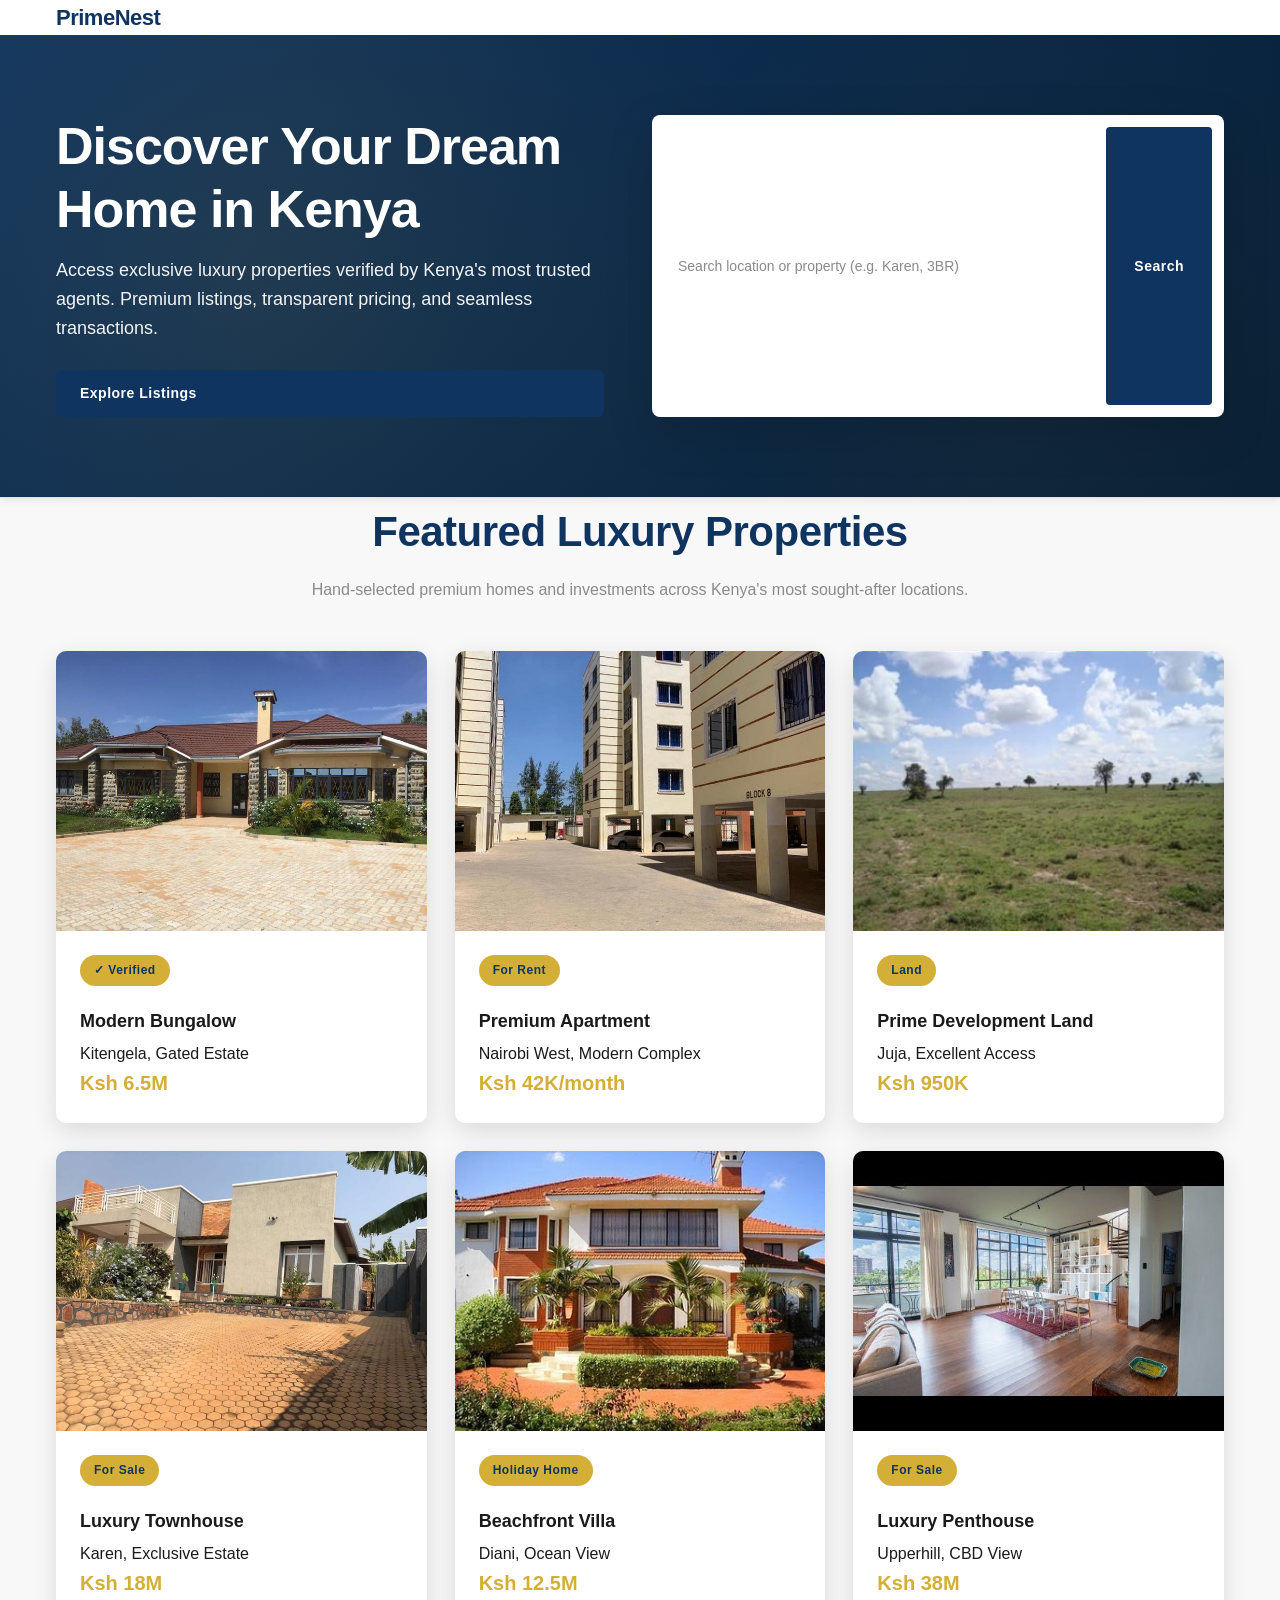
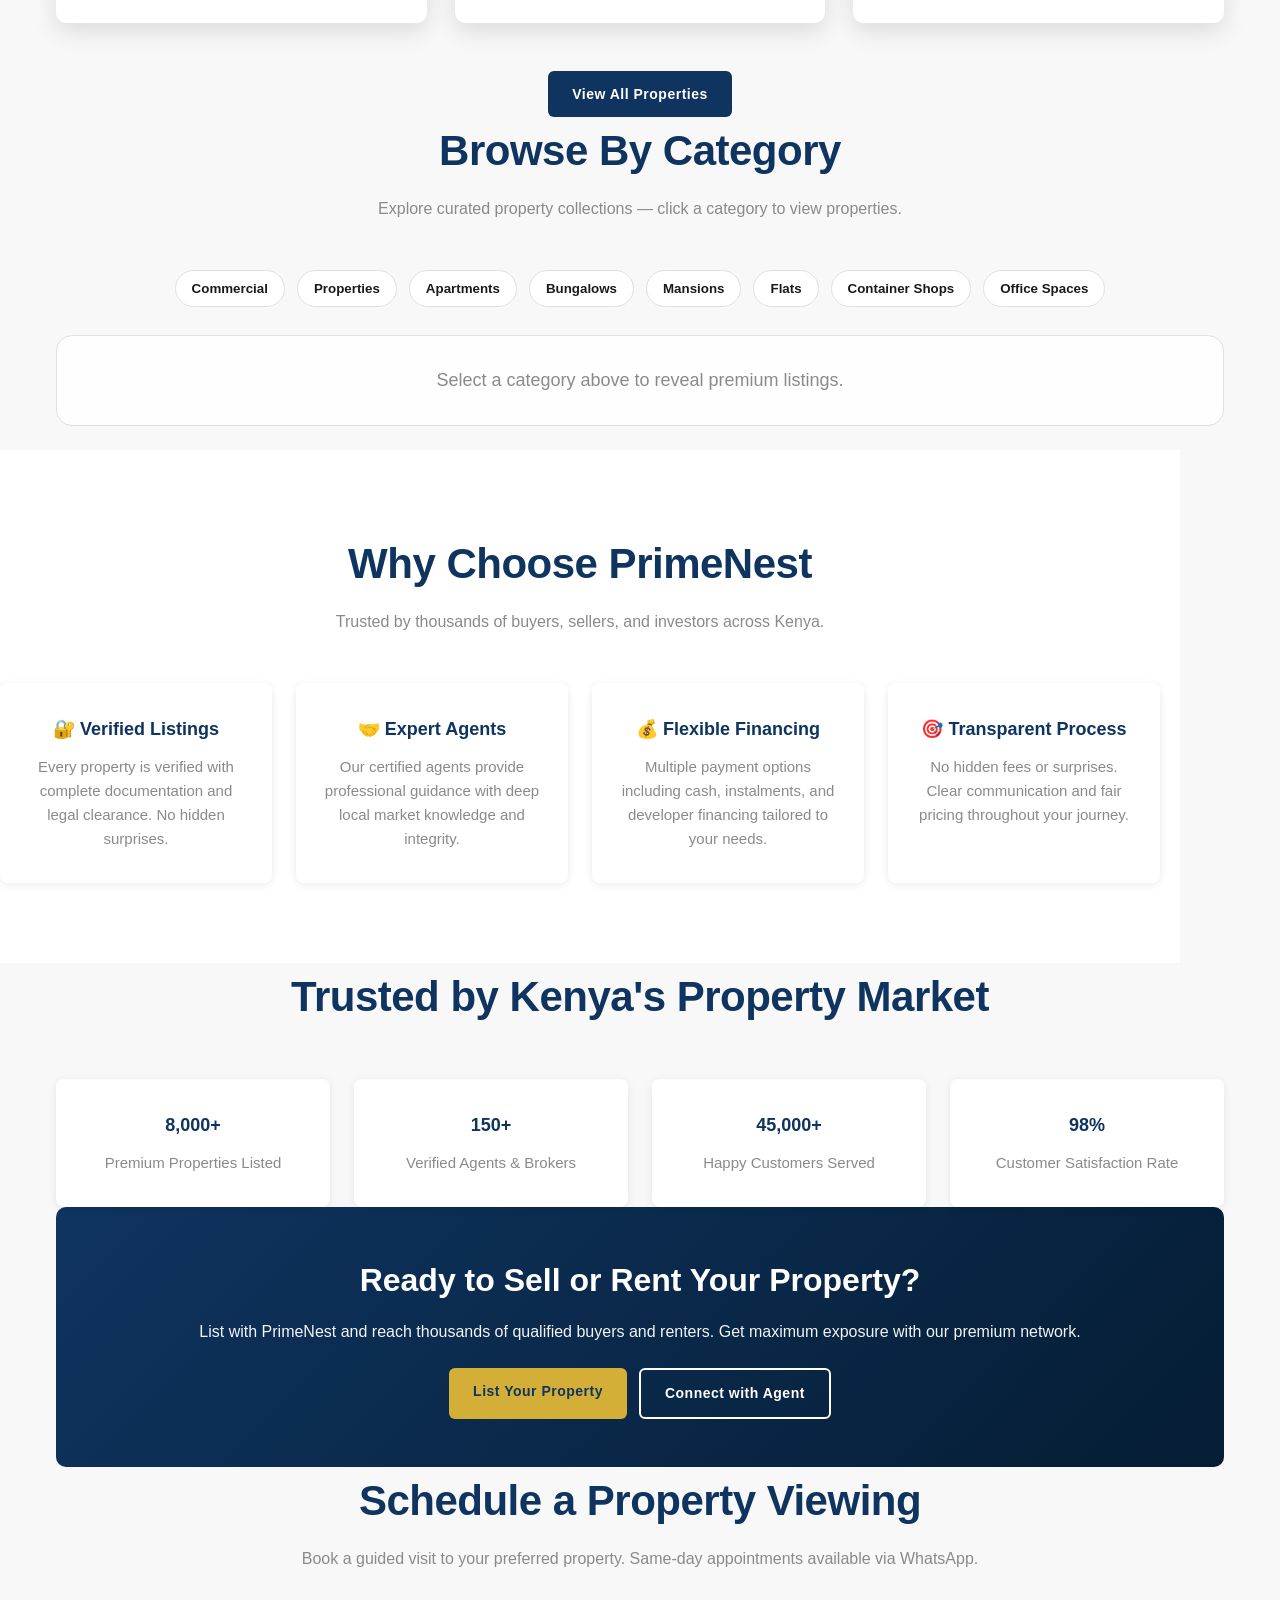
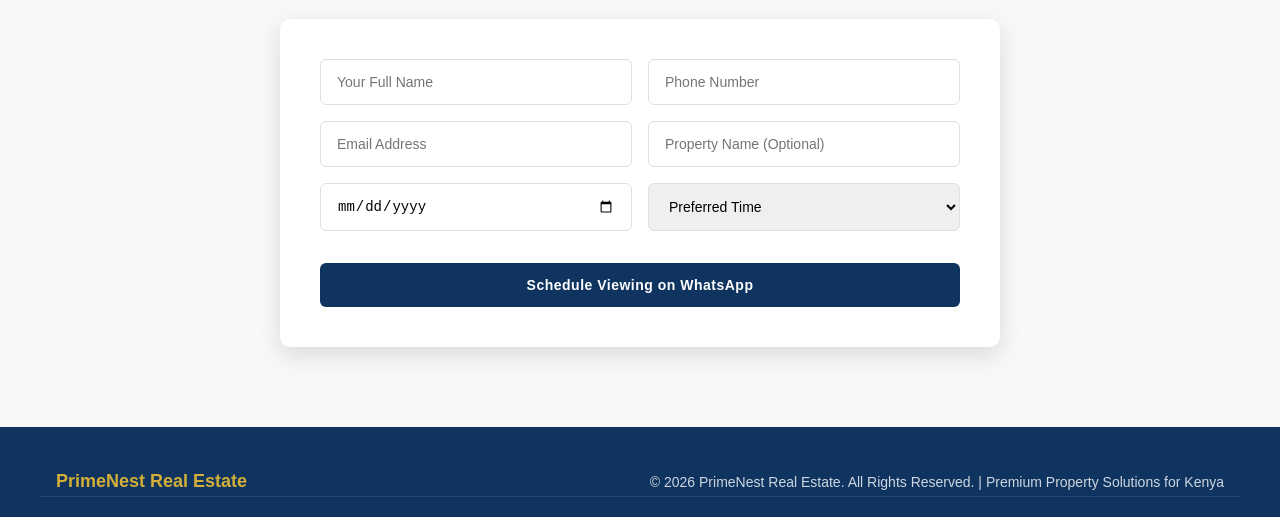
<file: index.html>
<!DOCTYPE html>
<html lang="en">
<head>
  <meta charset="utf-8" />
  <meta name="viewport" content="width=device-width, initial-scale=1" />
  <meta name="viewport" content="width=device-width, initial-scale=1, viewport-fit=cover">
  <title>PrimeNest Real Estate - Premium Properties in Kenya</title>
  <link rel="stylesheet" href="style.css" />
</head>
<body>
  <!-- HEADER -->
  <header class="site-header">
    <div class="container header-inner">
      <a class="brand" href="/">PrimeNest</a>
      <nav class="main-nav" id="main-nav">
        <ul>
          <li><a href="index.html" class="active">Home</a></li>
          <li><a href="search.html?status=buy">Buy</a></li>
          <li><a href="search.html?status=rent">Rent</a></li>
          <li><a href="#">Sell</a></li>
          <li><a href="agents.html">Our Agents</a></li>
          <li><a href="blog.html">Insights</a></li>
        </ul>
      </nav>
      <!-- header-actions removed per request -->
      <button class="nav-toggle" id="nav-toggle" aria-label="Toggle navigation">☰</button>
    </div>

    <!-- HERO SECTION -->
    <div class="hero">
      <div class="hero-inner container">
        <div class="hero-copy">
          <h1>Discover Your Dream Home in Kenya</h1>
          <p>Access exclusive luxury properties verified by Kenya's most trusted agents. Premium listings, transparent pricing, and seamless transactions.</p>
          <a href="#featured" class="btn primary">Explore Listings</a>
        </div>
        <form class="search-form" action="search.html" method="get">
          <input type="text" name="q" placeholder="Search location or property (e.g. Karen, 3BR)" aria-label="Search" />
          <button class="btn primary" type="submit">Search</button>
        </form>
      </div>
    </div>
  </header>

  <main>
    <!-- FEATURED PROPERTIES -->
    <section id="featured" class="container section">
      <div class="section-head">
        <h2>Featured Luxury Properties</h2>
        <p class="muted">Hand-selected premium homes and investments across Kenya's most sought-after locations.</p>
      </div>

      <div class="properties-grid">
        <article class="property-card">
          <a href="property1.html" class="property-link">
            <img src="images/property1.jpg" alt="3BR Modern Bungalow - Kitengela" />
            <div class="property-meta">
              <span class="tag">✓ Verified</span>
              <h3>Modern Bungalow</h3>
              <p>Kitengela, Gated Estate</p>
              <p class="price">Ksh 6.5M</p>
            </div>
          </a>
        </article>

        <article class="property-card">
          <a href="#" class="property-link">
            <img src="images/property2.jpg" alt="2BR Premium Apartment - Nairobi West" />
            <div class="property-meta">
              <span class="tag">For Rent</span>
              <h3>Premium Apartment</h3>
              <p>Nairobi West, Modern Complex</p>
              <p class="price">Ksh 42K/month</p>
            </div>
          </a>
        </article>

        <article class="property-card">
          <a href="#" class="property-link">
            <img src="images/property3.jpg" alt="50x100 Prime Plot - Juja" />
            <div class="property-meta">
              <span class="tag">Land</span>
              <h3>Prime Development Land</h3>
              <p>Juja, Excellent Access</p>
              <p class="price">Ksh 950K</p>
            </div>
          </a>
        </article>

        <article class="property-card">
          <a href="#" class="property-link">
            <img src="images/house3.jpg" alt="4BR Luxury Townhouse - Karen" />
            <div class="property-meta">
              <span class="tag">For Sale</span>
              <h3>Luxury Townhouse</h3>
              <p>Karen, Exclusive Estate</p>
              <p class="price">Ksh 18M</p>
            </div>
          </a>
        </article>

        <article class="property-card">
          <a href="#" class="property-link">
            <img src="images/house5.jpg" alt="Beach House - Diani" />
            <div class="property-meta">
              <span class="tag">Holiday Home</span>
              <h3>Beachfront Villa</h3>
              <p>Diani, Ocean View</p>
              <p class="price">Ksh 12.5M</p>
            </div>
          </a>
        </article>

        <article class="property-card">
          <a href="#" class="property-link">
            <img src="images/house6.jpg" alt="Penthouse - Upperhill" />
            <div class="property-meta">
              <span class="tag">For Sale</span>
              <h3>Luxury Penthouse</h3>
              <p>Upperhill, CBD View</p>
              <p class="price">Ksh 38M</p>
            </div>
          </a>
        </article>
      </div>

      <div style="text-align: center; margin-top: 48px;">
        <a href="search.html" class="btn primary">View All Properties</a>
      </div>
    </section>

    <!-- CATEGORIES SECTION -->
    <section id="categories" class="container section">
      <div class="section-head">
        <h2>Browse By Category</h2>
        <p class="muted">Explore curated property collections — click a category to view properties.</p>
      </div>

      <div class="category-tabs" role="tablist" aria-label="Property categories">
        <!-- tabs populated by JS -->
      </div>

      <div id="category-display" class="category-display">
        <div id="category-message" class="category-message">Select a category above to reveal premium listings.</div>
        <div id="category-grid" class="properties-grid" aria-live="polite"></div>
      </div>
    </section>

    <!-- WHY PRIMENEST -->
    <section id="why-us" class="section container" style="background: white; margin: 0 -20px; padding: 80px 20px;">
      <div class="section-head">
        <h2>Why Choose PrimeNest</h2>
        <p class="muted">Trusted by thousands of buyers, sellers, and investors across Kenya.</p>
      </div>
      <div class="features-grid">
        <div class="feature">
          <h4>🔐 Verified Listings</h4>
          <p>Every property is verified with complete documentation and legal clearance. No hidden surprises.</p>
        </div>
        <div class="feature">
          <h4>🤝 Expert Agents</h4>
          <p>Our certified agents provide professional guidance with deep local market knowledge and integrity.</p>
        </div>
        <div class="feature">
          <h4>💰 Flexible Financing</h4>
          <p>Multiple payment options including cash, instalments, and developer financing tailored to your needs.</p>
        </div>
        <div class="feature">
          <h4>🎯 Transparent Process</h4>
          <p>No hidden fees or surprises. Clear communication and fair pricing throughout your journey.</p>
        </div>
      </div>
    </section>

    <!-- STATISTICS -->
    <section class="section container">
      <div class="section-head">
        <h2>Trusted by Kenya's Property Market</h2>
      </div>
      <div class="features-grid">
        <div class="feature">
          <h4>8,000+</h4>
          <p>Premium Properties Listed</p>
        </div>
        <div class="feature">
          <h4>150+</h4>
          <p>Verified Agents & Brokers</p>
        </div>
        <div class="feature">
          <h4>45,000+</h4>
          <p>Happy Customers Served</p>
        </div>
        <div class="feature">
          <h4>98%</h4>
          <p>Customer Satisfaction Rate</p>
        </div>
      </div>
    </section>

    <!-- CALL TO ACTION - LIST PROPERTY -->
    <section class="section container">
      <div style="text-align: center; padding: 48px 40px; background: linear-gradient(135deg, var(--primary) 0%, var(--primary-dark) 100%); border-radius: 10px; color: white;">
        <h3 style="font-size: 32px; margin-bottom: 12px; color: white;">Ready to Sell or Rent Your Property?</h3>
        <p style="font-size: 16px; opacity: 0.95; margin-bottom: 24px;">List with PrimeNest and reach thousands of qualified buyers and renters. Get maximum exposure with our premium network.</p>
        <div style="display: flex; gap: 12px; justify-content: center;">
          <a class="btn primary" href="#" style="background: var(--accent); color: var(--primary);">List Your Property</a>
          <a class="btn" href="agents.html" style="background: transparent; border: 2px solid white; color: white;">Connect with Agent</a>
        </div>
      </div>
    </section>

    <!-- BOOK SITE VISIT -->
    <section id="site-visit" class="section container">
      <div class="section-head">
        <h2>Schedule a Property Viewing</h2>
        <p class="muted">Book a guided visit to your preferred property. Same-day appointments available via WhatsApp.</p>
      </div>
      <form action="https://wa.me/254712345678" target="_blank" class="visit-form">
        <div class="form-row">
          <input type="text" name="name" placeholder="Your Full Name" required />
          <input type="tel" name="phone" placeholder="Phone Number" required />
        </div>
        <div class="form-row">
          <input type="email" name="email" placeholder="Email Address" required />
          <input type="text" name="property" placeholder="Property Name (Optional)" />
        </div>
        <div class="form-row">
          <input type="date" name="date" placeholder="Preferred Viewing Date" required />
          <select name="time" required style="flex: 1;">
            <option value="">Preferred Time</option>
            <option value="morning">Morning (8 AM - 12 PM)</option>
            <option value="afternoon">Afternoon (12 PM - 4 PM)</option>
            <option value="evening">Evening (4 PM - 6 PM)</option>
          </select>
        </div>
        <button type="submit" class="btn primary">Schedule Viewing on WhatsApp</button>
      </form>
    </section>
  </main>

  <!-- FOOTER -->
  <footer class="site-footer">
    <div class="container footer-inner">
      <div class="footer-brand">PrimeNest Real Estate</div>
      <div class="footer-copy">&copy; 2026 PrimeNest Real Estate. All Rights Reserved. | Premium Property Solutions for Kenya</div>
    </div>
  </footer>

  <script src="scripts.js"></script>
</body>
</html>
</file>
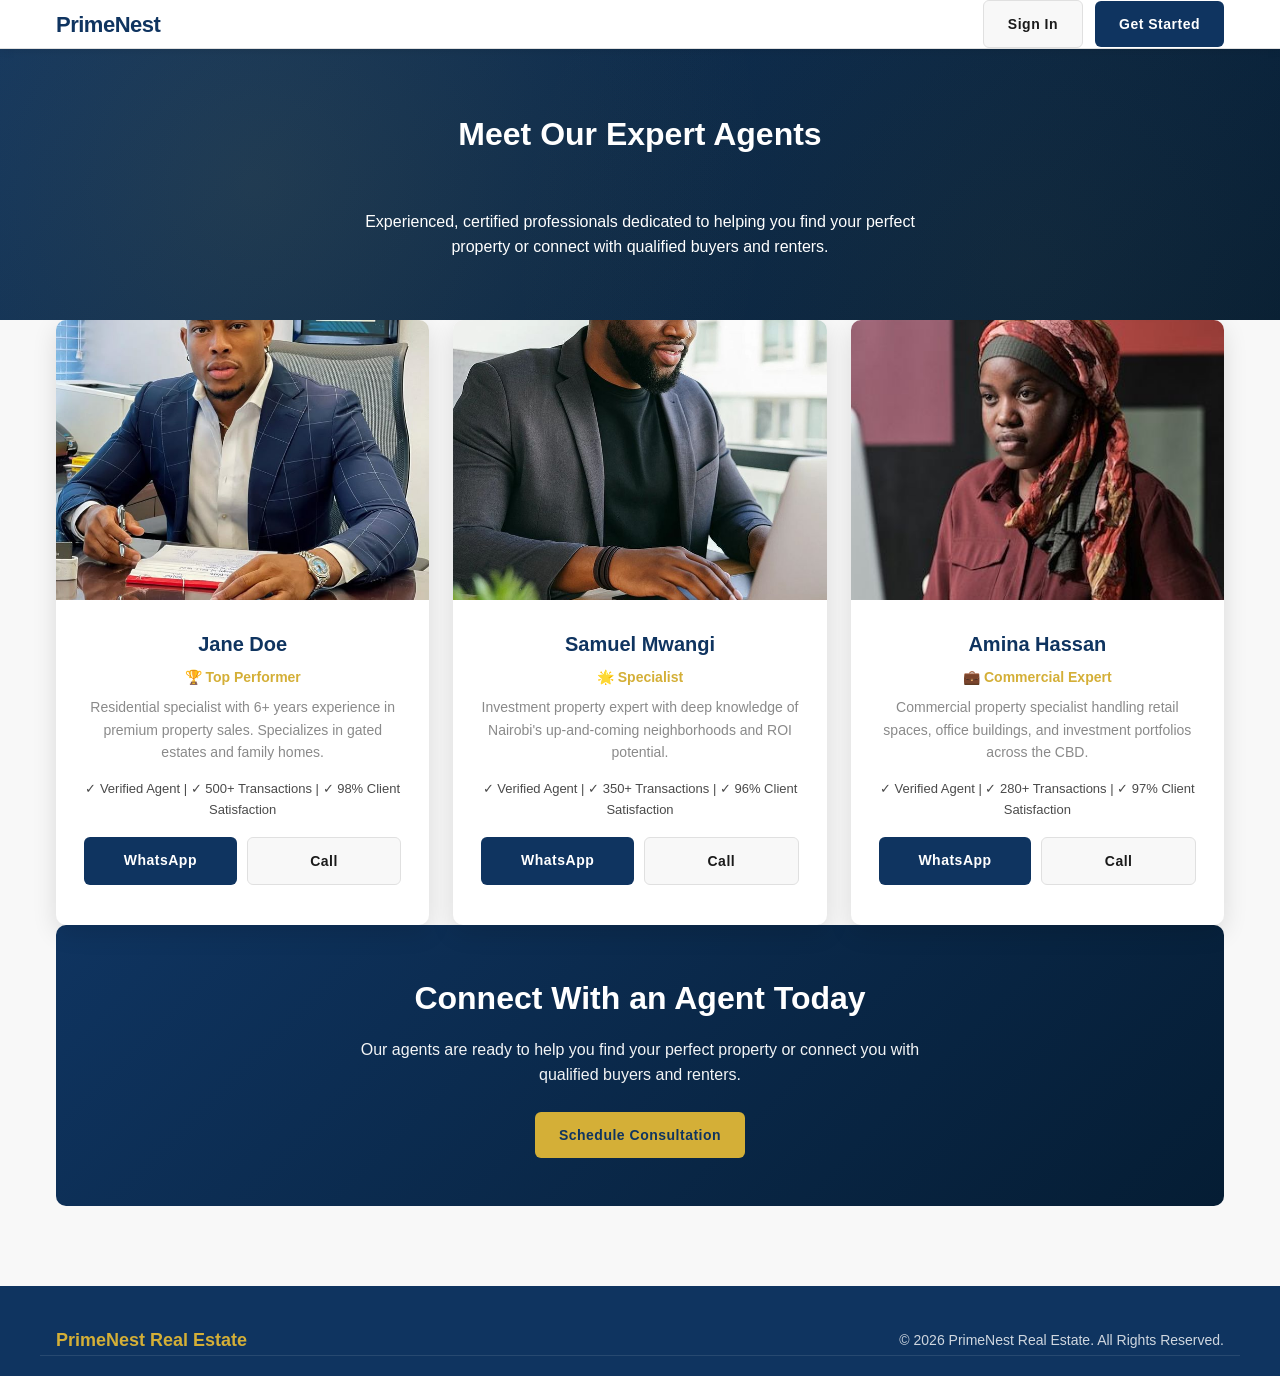
<file: agents.html>
<!doctype html>
<html lang="en">
<head>
  <meta charset="utf-8" />
  <meta name="viewport" content="width=device-width, initial-scale=1" />
  <title>Meet Our Agents - PrimeNest Real Estate</title>
  <link rel="stylesheet" href="style.css" />
</head>
<body>
  <!-- HEADER -->
  <header class="site-header">
    <div class="container header-inner">
      <a class="brand" href="/">PrimeNest</a>
      <nav class="main-nav" id="main-nav">
        <ul>
          <li><a href="index.html">Home</a></li>
          <li><a href="search.html?status=buy">Buy</a></li>
          <li><a href="search.html?status=rent">Rent</a></li>
          <li><a href="#">Sell</a></li>
          <li><a href="agents.html" class="active">Our Agents</a></li>
          <li><a href="blog.html">Insights</a></li>
        </ul>
      </nav>
      <div class="header-actions">
        <a class="btn" href="#login">Sign In</a>
        <a class="btn primary" href="#signup">Get Started</a>
      </div>
      <button class="nav-toggle" id="nav-toggle" aria-label="Toggle navigation">☰</button>
    </div>
  </header>

  <main>
    <!-- HERO SECTION -->
    <div class="hero" style="padding: 60px 0;">
      <div class="hero-inner container" style="flex-direction: column; align-items: center; text-align: center;">
        <h1>Meet Our Expert Agents</h1>
        <p style="max-width: 600px;">Experienced, certified professionals dedicated to helping you find your perfect property or connect with qualified buyers and renters.</p>
      </div>
    </div>

    <!-- AGENTS GRID -->
    <section class="container section">
      <div class="features-grid" style="grid-template-columns: repeat(3, 1fr);">
        <!-- AGENT 1 -->
        <div style="background: white; border-radius: 10px; overflow: hidden; box-shadow: var(--shadow-md); transition: all 0.3s ease;">
          <div style="width: 100%; height: 280px; overflow: hidden; background: #e0e0e0;">
            <img src="images/agent.jpg" alt="Jane Doe" style="width: 100%; height: 100%; object-fit: cover;" />
          </div>
          <div style="padding: 28px; text-align: center;">
            <h3 style="color: var(--primary); font-size: 20px; margin-bottom: 6px;">Jane Doe</h3>
            <p style="color: var(--accent); font-weight: 600; font-size: 14px; margin-bottom: 8px;">🏆 Top Performer</p>
            <p style="color: var(--text-muted); margin-bottom: 16px; font-size: 14px; line-height: 1.6;">Residential specialist with 6+ years experience in premium property sales. Specializes in gated estates and family homes.</p>
            <p style="color: var(--text-light); font-size: 13px; margin-bottom: 16px;">✓ Verified Agent | ✓ 500+ Transactions | ✓ 98% Client Satisfaction</p>
            <div style="display: flex; gap: 10px; margin-bottom: 12px;">
              <a class="btn primary" href="https://wa.me/254712345678" style="flex: 1; text-align: center;">WhatsApp</a>
              <a class="btn" href="tel:+254712345678" style="flex: 1; text-align: center;">Call</a>
            </div>
          </div>
        </div>

        <!-- AGENT 2 -->
        <div style="background: white; border-radius: 10px; overflow: hidden; box-shadow: var(--shadow-md); transition: all 0.3s ease;">
          <div style="width: 100%; height: 280px; overflow: hidden; background: #e0e0e0;">
            <img src="images/agent2.jpg" alt="Samuel Mwangi" style="width: 100%; height: 100%; object-fit: cover;" />
          </div>
          <div style="padding: 28px; text-align: center;">
            <h3 style="color: var(--primary); font-size: 20px; margin-bottom: 6px;">Samuel Mwangi</h3>
            <p style="color: var(--accent); font-weight: 600; font-size: 14px; margin-bottom: 8px;">🌟 Specialist</p>
            <p style="color: var(--text-muted); margin-bottom: 16px; font-size: 14px; line-height: 1.6;">Investment property expert with deep knowledge of Nairobi's up-and-coming neighborhoods and ROI potential.</p>
            <p style="color: var(--text-light); font-size: 13px; margin-bottom: 16px;">✓ Verified Agent | ✓ 350+ Transactions | ✓ 96% Client Satisfaction</p>
            <div style="display: flex; gap: 10px; margin-bottom: 12px;">
              <a class="btn primary" href="#" style="flex: 1; text-align: center;">WhatsApp</a>
              <a class="btn" href="tel:+254712345679" style="flex: 1; text-align: center;">Call</a>
            </div>
          </div>
        </div>

        <!-- AGENT 3 -->
        <div style="background: white; border-radius: 10px; overflow: hidden; box-shadow: var(--shadow-md); transition: all 0.3s ease;">
          <div style="width: 100%; height: 280px; overflow: hidden; background: #e0e0e0;">
            <img src="images/agent3.jpg" alt="Amina Hassan" style="width: 100%; height: 100%; object-fit: cover;" />
          </div>
          <div style="padding: 28px; text-align: center;">
            <h3 style="color: var(--primary); font-size: 20px; margin-bottom: 6px;">Amina Hassan</h3>
            <p style="color: var(--accent); font-weight: 600; font-size: 14px; margin-bottom: 8px;">💼 Commercial Expert</p>
            <p style="color: var(--text-muted); margin-bottom: 16px; font-size: 14px; line-height: 1.6;">Commercial property specialist handling retail spaces, office buildings, and investment portfolios across the CBD.</p>
            <p style="color: var(--text-light); font-size: 13px; margin-bottom: 16px;">✓ Verified Agent | ✓ 280+ Transactions | ✓ 97% Client Satisfaction</p>
            <div style="display: flex; gap: 10px; margin-bottom: 12px;">
              <a class="btn primary" href="#" style="flex: 1; text-align: center;">WhatsApp</a>
              <a class="btn" href="tel:+254712345680" style="flex: 1; text-align: center;">Call</a>
            </div>
          </div>
        </div>
      </div>
    </section>

    <!-- CTA -->
    <section class="section container">
      <div style="text-align: center; padding: 48px 40px; background: linear-gradient(135deg, var(--primary) 0%, var(--primary-dark) 100%); border-radius: 10px; color: white;">
        <h3 style="font-size: 32px; margin-bottom: 12px; color: white;">Connect With an Agent Today</h3>
        <p style="font-size: 16px; opacity: 0.95; margin-bottom: 24px; max-width: 600px; margin-left: auto; margin-right: auto;">Our agents are ready to help you find your perfect property or connect you with qualified buyers and renters.</p>
        <a class="btn primary" href="#" style="background: var(--accent); color: var(--primary);">Schedule Consultation</a>
      </div>
    </section>
  </main>

  <!-- FOOTER -->
  <footer class="site-footer">
    <div class="container footer-inner">
      <div class="footer-brand">PrimeNest Real Estate</div>
      <div class="footer-copy">&copy; 2026 PrimeNest Real Estate. All Rights Reserved.</div>
    </div>
  </footer>

  <script src="scripts.js"></script>
</body>
</html>
    </footer>
    <script src="scripts.js"></script>
  </body>
</html>
</file>
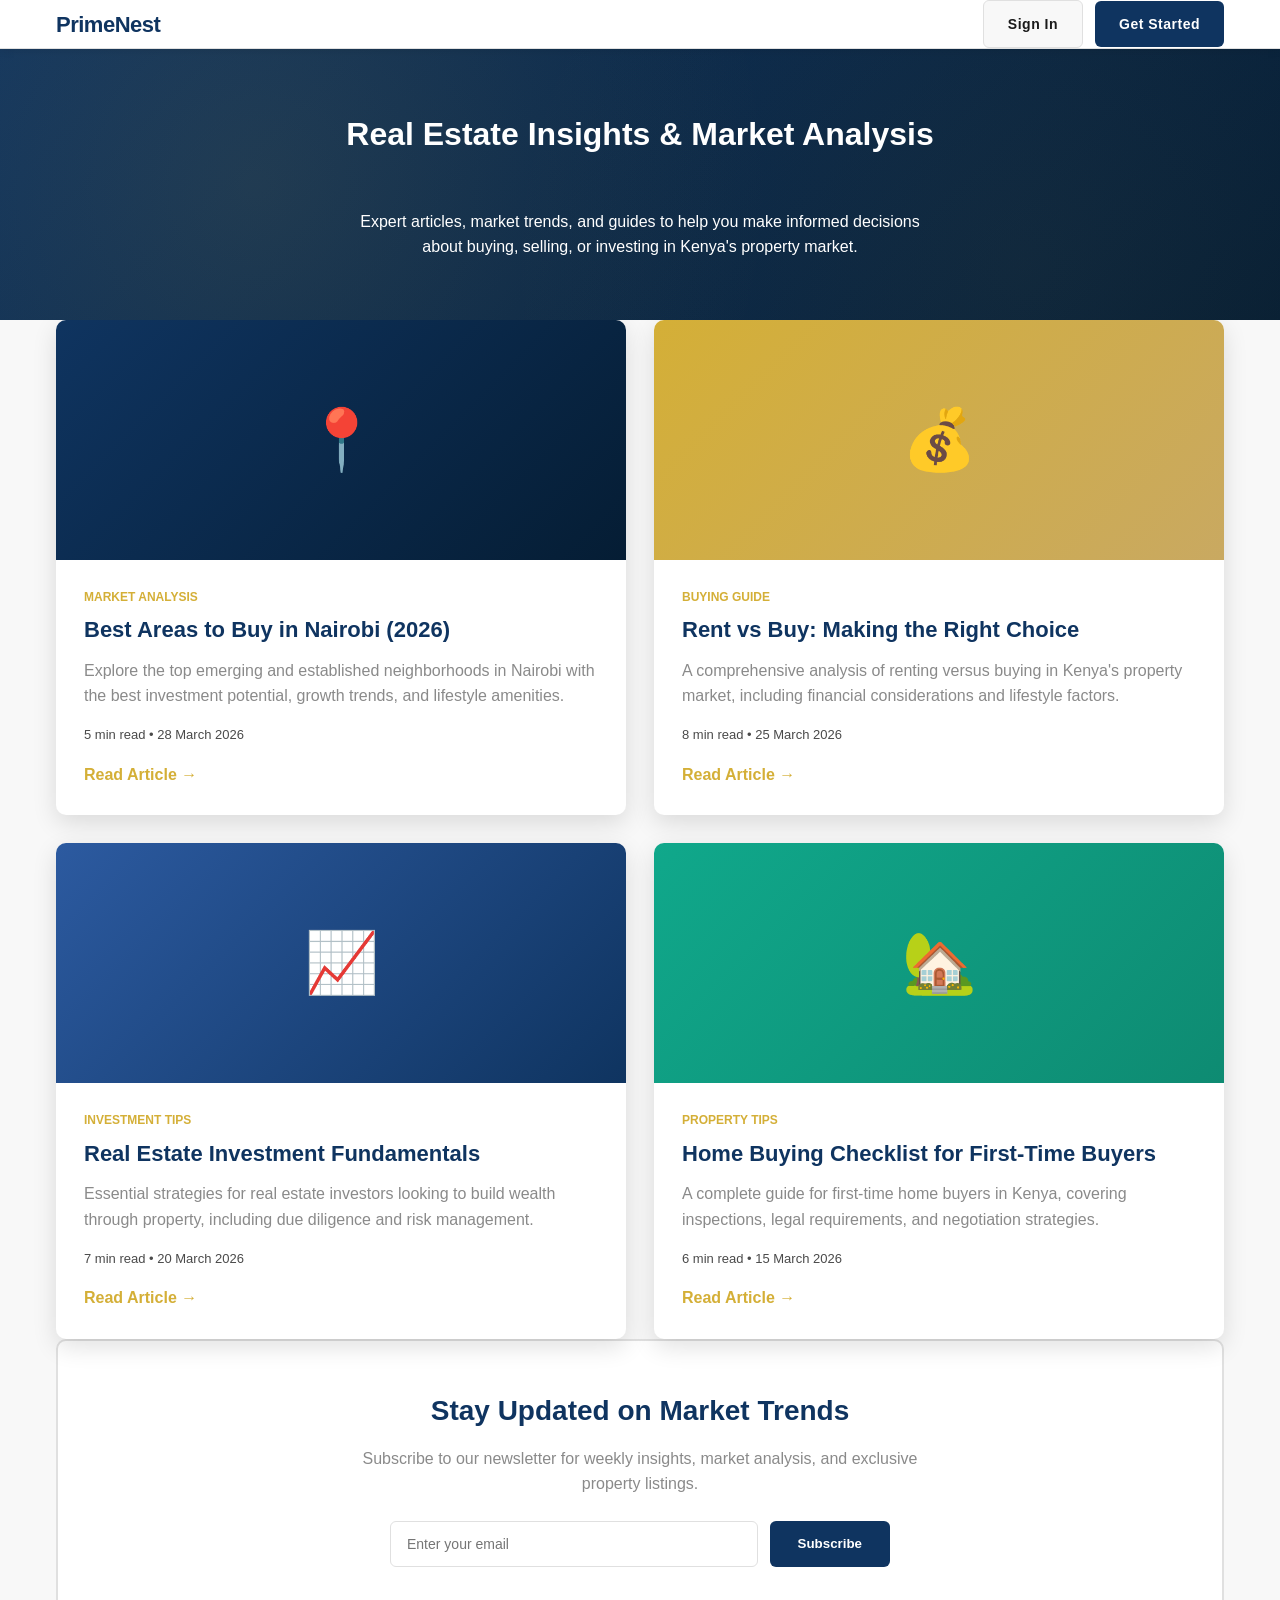
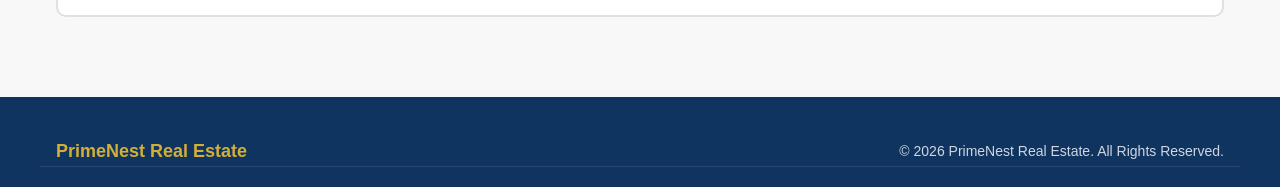
<file: blog.html>
<!doctype html>
<html lang="en">
<head>
  <meta charset="utf-8" />
  <meta name="viewport" content="width=device-width, initial-scale=1" />
  <title>Market Insights & Articles - PrimeNest Real Estate</title>
  <link rel="stylesheet" href="style.css" />
</head>
<body>
  <!-- HEADER -->
  <header class="site-header">
    <div class="container header-inner">
      <a class="brand" href="/">PrimeNest</a>
      <nav class="main-nav" id="main-nav">
        <ul>
          <li><a href="index.html">Home</a></li>
          <li><a href="search.html?status=buy">Buy</a></li>
          <li><a href="search.html?status=rent">Rent</a></li>
          <li><a href="#">Sell</a></li>
          <li><a href="agents.html">Our Agents</a></li>
          <li><a href="blog.html" class="active">Insights</a></li>
        </ul>
      </nav>
      <div class="header-actions">
        <a class="btn" href="#login">Sign In</a>
        <a class="btn primary" href="#signup">Get Started</a>
      </div>
      <button class="nav-toggle" id="nav-toggle" aria-label="Toggle navigation">☰</button>
    </div>
  </header>

  <main>
    <!-- HERO SECTION -->
    <div class="hero" style="padding: 60px 0;">
      <div class="hero-inner container" style="flex-direction: column; align-items: center; text-align: center;">
        <h1>Real Estate Insights & Market Analysis</h1>
        <p style="max-width: 600px;">Expert articles, market trends, and guides to help you make informed decisions about buying, selling, or investing in Kenya's property market.</p>
      </div>
    </div>

    <!-- ARTICLES GRID -->
    <section class="container section">
      <div style="display: grid; grid-template-columns: repeat(2, 1fr); gap: 28px;">
        <!-- ARTICLE 1 -->
        <article style="background: white; border-radius: 10px; overflow: hidden; box-shadow: var(--shadow-md); transition: all 0.3s ease;">
          <div style="width: 100%; height: 240px; background: linear-gradient(135deg, var(--primary) 0%, var(--primary-dark) 100%); display: flex; align-items: center; justify-content: center;">
            <span style="font-size: 60px;">📍</span>
          </div>
          <div style="padding: 28px;">
            <p style="color: var(--accent); font-weight: 600; font-size: 12px; margin-bottom: 8px;">MARKET ANALYSIS</p>
            <h3 style="color: var(--primary); font-size: 22px; line-height: 1.4; margin-bottom: 12px;">Best Areas to Buy in Nairobi (2026)</h3>
            <p style="color: var(--text-muted); margin-bottom: 16px; line-height: 1.6;">Explore the top emerging and established neighborhoods in Nairobi with the best investment potential, growth trends, and lifestyle amenities.</p>
            <p style="color: var(--text-light); font-size: 13px; margin-bottom: 16px;">5 min read • 28 March 2026</p>
            <a href="#" style="color: var(--accent); font-weight: 600; text-decoration: none;">Read Article →</a>
          </div>
        </article>

        <!-- ARTICLE 2 -->
        <article style="background: white; border-radius: 10px; overflow: hidden; box-shadow: var(--shadow-md); transition: all 0.3s ease;">
          <div style="width: 100%; height: 240px; background: linear-gradient(135deg, var(--accent) 0%, #c9a961 100%); display: flex; align-items: center; justify-content: center;">
            <span style="font-size: 60px;">💰</span>
          </div>
          <div style="padding: 28px;">
            <p style="color: var(--accent); font-weight: 600; font-size: 12px; margin-bottom: 8px;">BUYING GUIDE</p>
            <h3 style="color: var(--primary); font-size: 22px; line-height: 1.4; margin-bottom: 12px;">Rent vs Buy: Making the Right Choice</h3>
            <p style="color: var(--text-muted); margin-bottom: 16px; line-height: 1.6;">A comprehensive analysis of renting versus buying in Kenya's property market, including financial considerations and lifestyle factors.</p>
            <p style="color: var(--text-light); font-size: 13px; margin-bottom: 16px;">8 min read • 25 March 2026</p>
            <a href="#" style="color: var(--accent); font-weight: 600; text-decoration: none;">Read Article →</a>
          </div>
        </article>

        <!-- ARTICLE 3 -->
        <article style="background: white; border-radius: 10px; overflow: hidden; box-shadow: var(--shadow-md); transition: all 0.3s ease;">
          <div style="width: 100%; height: 240px; background: linear-gradient(135deg, #2c5aa0 0%, var(--primary) 100%); display: flex; align-items: center; justify-content: center;">
            <span style="font-size: 60px;">📈</span>
          </div>
          <div style="padding: 28px;">
            <p style="color: var(--accent); font-weight: 600; font-size: 12px; margin-bottom: 8px;">INVESTMENT TIPS</p>
            <h3 style="color: var(--primary); font-size: 22px; line-height: 1.4; margin-bottom: 12px;">Real Estate Investment Fundamentals</h3>
            <p style="color: var(--text-muted); margin-bottom: 16px; line-height: 1.6;">Essential strategies for real estate investors looking to build wealth through property, including due diligence and risk management.</p>
            <p style="color: var(--text-light); font-size: 13px; margin-bottom: 16px;">7 min read • 20 March 2026</p>
            <a href="#" style="color: var(--accent); font-weight: 600; text-decoration: none;">Read Article →</a>
          </div>
        </article>

        <!-- ARTICLE 4 -->
        <article style="background: white; border-radius: 10px; overflow: hidden; box-shadow: var(--shadow-md); transition: all 0.3s ease;">
          <div style="width: 100%; height: 240px; background: linear-gradient(135deg, #10a88b 0%, #0e8b72 100%); display: flex; align-items: center; justify-content: center;">
            <span style="font-size: 60px;">🏡</span>
          </div>
          <div style="padding: 28px;">
            <p style="color: var(--accent); font-weight: 600; font-size: 12px; margin-bottom: 8px;">PROPERTY TIPS</p>
            <h3 style="color: var(--primary); font-size: 22px; line-height: 1.4; margin-bottom: 12px;">Home Buying Checklist for First-Time Buyers</h3>
            <p style="color: var(--text-muted); margin-bottom: 16px; line-height: 1.6;">A complete guide for first-time home buyers in Kenya, covering inspections, legal requirements, and negotiation strategies.</p>
            <p style="color: var(--text-light); font-size: 13px; margin-bottom: 16px;">6 min read • 15 March 2026</p>
            <a href="#" style="color: var(--accent); font-weight: 600; text-decoration: none;">Read Article →</a>
          </div>
        </article>
      </div>
    </section>

    <!-- NEWSLETTER CTA -->
    <section class="section container">
      <div style="text-align: center; padding: 48px 40px; background: white; border: 2px solid var(--border-color); border-radius: 10px;">
        <h3 style="font-size: 28px; color: var(--primary); margin-bottom: 12px;">Stay Updated on Market Trends</h3>
        <p style="color: var(--text-muted); margin-bottom: 24px; max-width: 600px; margin-left: auto; margin-right: auto;">Subscribe to our newsletter for weekly insights, market analysis, and exclusive property listings.</p>
        <div style="display: flex; gap: 12px; max-width: 500px; margin: 0 auto;">
          <input type="email" placeholder="Enter your email" style="flex: 1; padding: 14px 16px; border: 1px solid var(--border-color); border-radius: 6px; font-size: 14px;" />
          <button style="background: var(--primary); color: white; border: none; padding: 14px 28px; border-radius: 6px; font-weight: 600; cursor: pointer; transition: all 0.3s ease;">Subscribe</button>
        </div>
      </div>
    </section>
  </main>

  <!-- FOOTER -->
  <footer class="site-footer">
    <div class="container footer-inner">
      <div class="footer-brand">PrimeNest Real Estate</div>
      <div class="footer-copy">&copy; 2026 PrimeNest Real Estate. All Rights Reserved.</div>
    </div>
  </footer>

  <script src="scripts.js"></script>
</body>
</html>
</file>
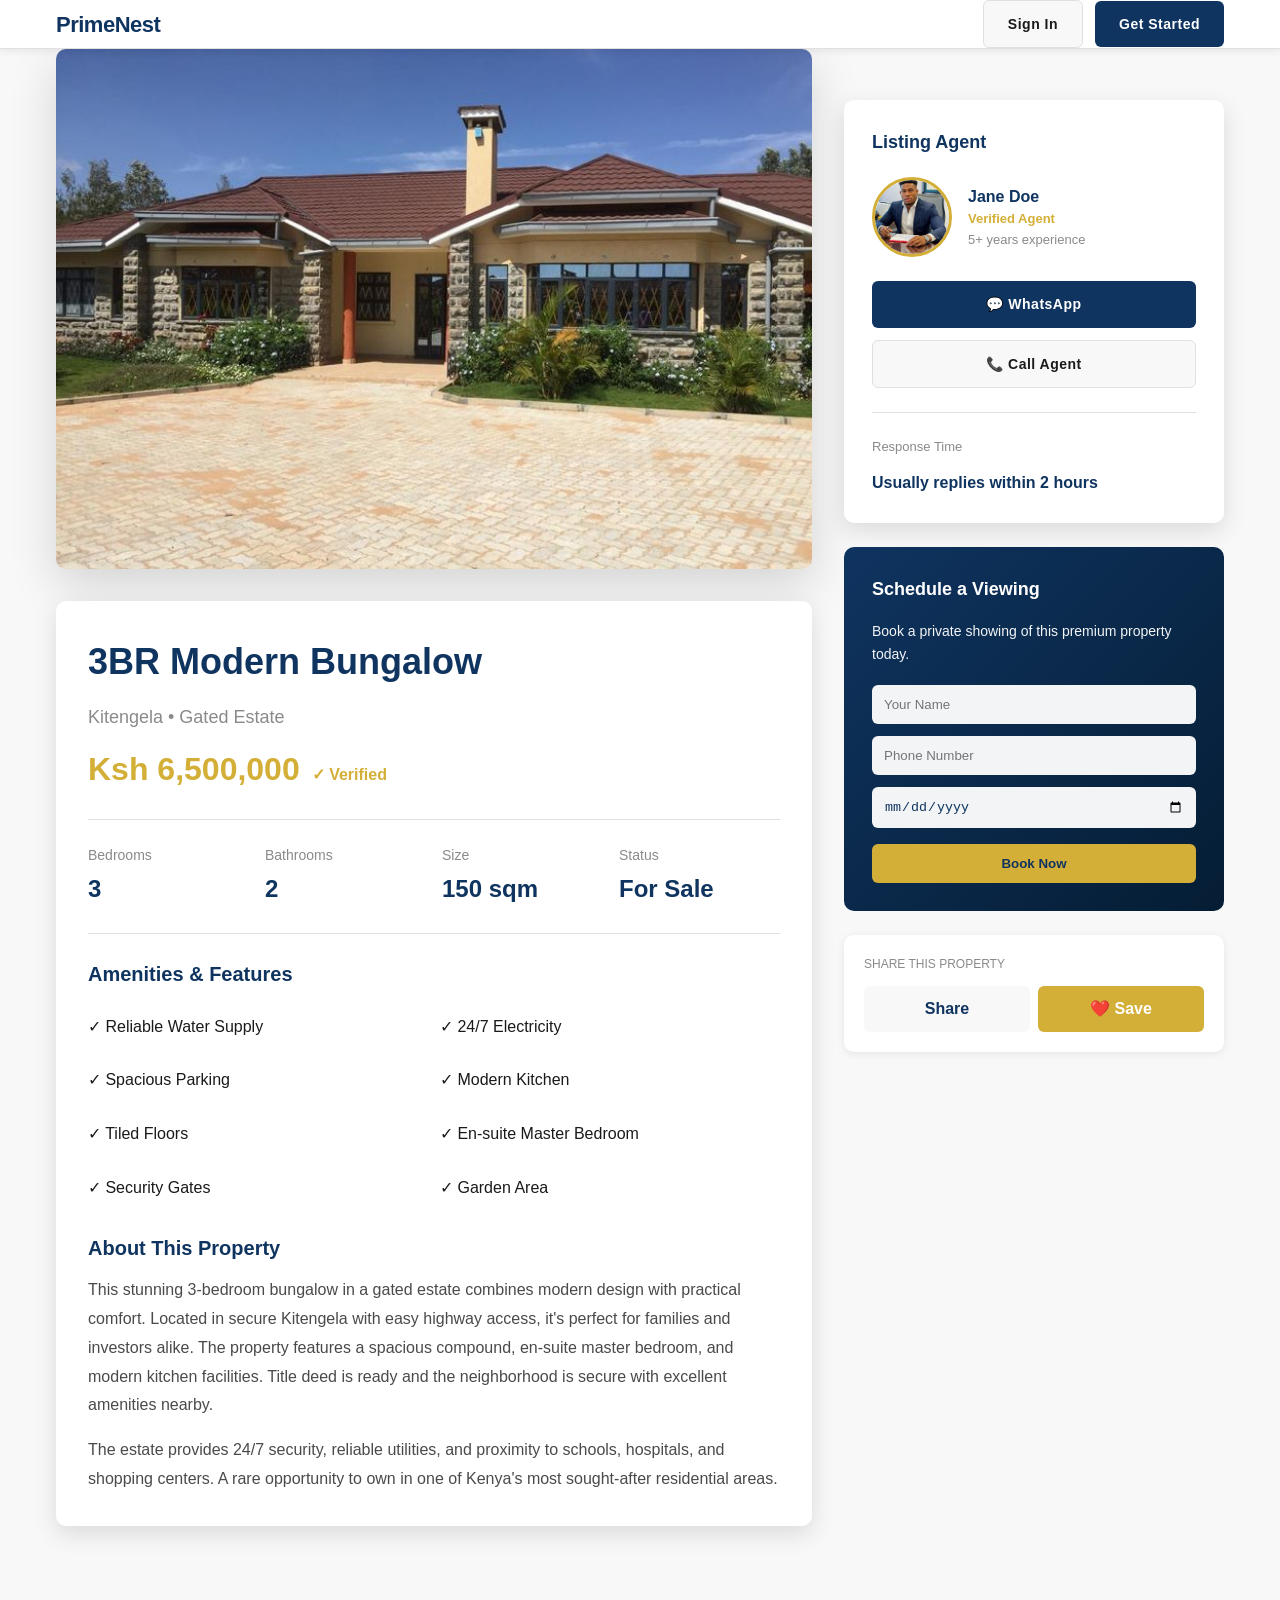
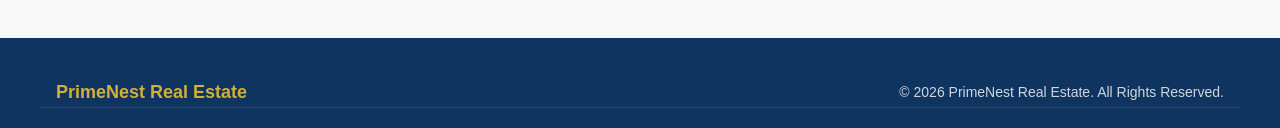
<file: property1.html>
<!doctype html>
<html lang="en">
<head>
  <meta charset="utf-8" />
  <meta name="viewport" content="width=device-width, initial-scale=1" />
  <title>3BR Modern Bungalow - Kitengela | PrimeNest Real Estate</title>
  <link rel="stylesheet" href="style.css" />
</head>
<body>
  <!-- HEADER -->
  <header class="site-header">
    <div class="container header-inner">
      <a class="brand" href="/">PrimeNest</a>
      <nav class="main-nav" id="main-nav">
        <ul>
          <li><a href="index.html">Home</a></li>
          <li><a href="search.html?status=buy">Buy</a></li>
          <li><a href="search.html?status=rent">Rent</a></li>
          <li><a href="#">Sell</a></li>
          <li><a href="agents.html">Our Agents</a></li>
          <li><a href="blog.html">Insights</a></li>
        </ul>
      </nav>
      <div class="header-actions">
        <a class="btn" href="#login">Sign In</a>
        <a class="btn primary" href="#signup">Get Started</a>
      </div>
      <button class="nav-toggle" id="nav-toggle" aria-label="Toggle navigation">☰</button>
    </div>
  </header>

  <main class="container section">
    <div style="display: grid; grid-template-columns: 1fr 380px; gap: 32px; align-items: start;">
      <!-- MAIN CONTENT -->
      <div>
        <!-- PROPERTY IMAGE -->
        <div style="border-radius: 10px; overflow: hidden; box-shadow: var(--shadow-lg); margin-bottom: 32px;">
          <img src="images/property1.jpg" alt="3BR Modern Bungalow - Kitengela" style="width: 100%; height: 520px; object-fit: cover; display: block;" />
        </div>

        <!-- PROPERTY INFO -->
        <div style="background: white; padding: 32px; border-radius: 10px; box-shadow: var(--shadow-md); margin-bottom: 32px;">
          <h1 style="font-size: 36px; color: var(--primary); margin-bottom: 12px;">3BR Modern Bungalow</h1>
          <p style="font-size: 18px; color: var(--text-muted); margin-bottom: 12px;">Kitengela • Gated Estate</p>
          <div style="display: flex; align-items: baseline; gap: 12px; margin-bottom: 24px;">
            <p class="price" style="font-size: 32px;">Ksh 6,500,000</p>
            <span style="color: var(--accent); font-weight: 600;">✓ Verified</span>
          </div>

          <!-- KEY DETAILS -->
          <div style="display: grid; grid-template-columns: repeat(4, 1fr); gap: 16px; padding: 24px 0; border-top: 1px solid var(--border-color); border-bottom: 1px solid var(--border-color); margin-bottom: 24px;">
            <div>
              <p style="color: var(--text-muted); font-size: 14px; margin-bottom: 4px;">Bedrooms</p>
              <p style="font-size: 24px; font-weight: 700; color: var(--primary);">3</p>
            </div>
            <div>
              <p style="color: var(--text-muted); font-size: 14px; margin-bottom: 4px;">Bathrooms</p>
              <p style="font-size: 24px; font-weight: 700; color: var(--primary);">2</p>
            </div>
            <div>
              <p style="color: var(--text-muted); font-size: 14px; margin-bottom: 4px;">Size</p>
              <p style="font-size: 24px; font-weight: 700; color: var(--primary);">150 sqm</p>
            </div>
            <div>
              <p style="color: var(--text-muted); font-size: 14px; margin-bottom: 4px;">Status</p>
              <p style="font-size: 24px; font-weight: 700; color: var(--primary);">For Sale</p>
            </div>
          </div>

          <!-- AMENITIES -->
          <h3 style="color: var(--primary); font-size: 20px; margin-bottom: 16px;">Amenities & Features</h3>
          <ul style="display: grid; grid-template-columns: repeat(2, 1fr); gap: 12px; list-style: none; margin-bottom: 24px;">
            <li style="padding: 8px 0;">✓ Reliable Water Supply</li>
            <li style="padding: 8px 0;">✓ 24/7 Electricity</li>
            <li style="padding: 8px 0;">✓ Spacious Parking</li>
            <li style="padding: 8px 0;">✓ Modern Kitchen</li>
            <li style="padding: 8px 0;">✓ Tiled Floors</li>
            <li style="padding: 8px 0;">✓ En-suite Master Bedroom</li>
            <li style="padding: 8px 0;">✓ Security Gates</li>
            <li style="padding: 8px 0;">✓ Garden Area</li>
          </ul>

          <!-- DESCRIPTION -->
          <h3 style="color: var(--primary); font-size: 20px; margin-bottom: 12px;">About This Property</h3>
          <p style="color: var(--text-light); line-height: 1.8; margin-bottom: 16px;">
            This stunning 3-bedroom bungalow in a gated estate combines modern design with practical comfort. Located in secure Kitengela with easy highway access, it's perfect for families and investors alike. The property features a spacious compound, en-suite master bedroom, and modern kitchen facilities. Title deed is ready and the neighborhood is secure with excellent amenities nearby.
          </p>
          <p style="color: var(--text-light); line-height: 1.8;">
            The estate provides 24/7 security, reliable utilities, and proximity to schools, hospitals, and shopping centers. A rare opportunity to own in one of Kenya's most sought-after residential areas.
          </p>
        </div>
      </div>

      <!-- SIDEBAR -->
      <aside style="position: sticky; top: 100px;">
        <!-- AGENT CARD -->
        <div style="background: white; padding: 28px; border-radius: 10px; box-shadow: var(--shadow-md); margin-bottom: 24px;">
          <h4 style="color: var(--primary); margin-bottom: 20px; font-size: 18px;">Listing Agent</h4>
          
          <div style="display: flex; gap: 16px; align-items: center; margin-bottom: 24px;">
            <img src="images/agent.jpg" alt="Jane Doe" style="width: 80px; height: 80px; border-radius: 50%; object-fit: cover; border: 3px solid var(--accent);" />
            <div>
              <p style="font-size: 16px; font-weight: 600; color: var(--primary);">Jane Doe</p>
              <p style="color: var(--accent); font-weight: 600; font-size: 13px;">Verified Agent</p>
              <p style="color: var(--text-muted); font-size: 13px;">5+ years experience</p>
            </div>
          </div>

          <div style="display: flex; flex-direction: column; gap: 12px;">
            <a class="btn primary" href="https://wa.me/254712345678" target="_blank" style="text-align: center;">💬 WhatsApp</a>
            <a class="btn" href="tel:+254712345678" style="text-align: center;">📞 Call Agent</a>
          </div>

          <div style="margin-top: 24px; padding-top: 24px; border-top: 1px solid var(--border-color);">
            <p style="color: var(--text-muted); font-size: 13px; margin-bottom: 12px;">Response Time</p>
            <p style="color: var(--primary); font-weight: 600;">Usually replies within 2 hours</p>
          </div>
        </div>

        <!-- SCHEDULE VIEWING -->
        <div style="background: linear-gradient(135deg, var(--primary) 0%, var(--primary-dark) 100%); padding: 28px; border-radius: 10px; color: white;">
          <h4 style="margin-bottom: 16px; font-size: 18px;">Schedule a Viewing</h4>
          <p style="opacity: 0.95; margin-bottom: 20px; font-size: 14px;">Book a private showing of this premium property today.</p>
          <form action="https://wa.me/254712345678" target="_blank">
            <input type="text" name="name" placeholder="Your Name" required style="width: 100%; padding: 12px; margin-bottom: 12px; border: none; border-radius: 6px; background: rgba(255,255,255,0.95); color: var(--primary);" />
            <input type="tel" name="phone" placeholder="Phone Number" required style="width: 100%; padding: 12px; margin-bottom: 12px; border: none; border-radius: 6px; background: rgba(255,255,255,0.95); color: var(--primary);" />
            <input type="date" name="date" required style="width: 100%; padding: 12px; margin-bottom: 16px; border: none; border-radius: 6px; background: rgba(255,255,255,0.95); color: var(--primary);" />
            <button type="submit" style="width: 100%; padding: 12px; background: var(--accent); color: var(--primary); border: none; border-radius: 6px; font-weight: 600; cursor: pointer;">Book Now</button>
          </form>
        </div>

        <!-- SHARE -->
        <div style="background: white; padding: 20px; border-radius: 10px; box-shadow: var(--shadow-sm); margin-top: 24px;">
          <p style="color: var(--text-muted); font-size: 12px; margin-bottom: 12px;">SHARE THIS PROPERTY</p>
          <div style="display: flex; gap: 8px;">
            <a href="#" style="flex: 1; padding: 10px; text-align: center; background: var(--bg-light); border-radius: 6px; text-decoration: none; color: var(--primary); font-weight: 600;">Share</a>
            <a href="#" style="flex: 1; padding: 10px; text-align: center; background: var(--accent); color: white; border-radius: 6px; text-decoration: none; font-weight: 600;">❤️ Save</a>
          </div>
        </div>
      </aside>
    </div>
  </main>

  <!-- FOOTER -->
  <footer class="site-footer">
    <div class="container footer-inner">
      <div class="footer-brand">PrimeNest Real Estate</div>
      <div class="footer-copy">&copy; 2026 PrimeNest Real Estate. All Rights Reserved.</div>
    </div>
  </footer>

  <script src="scripts.js"></script>
</body>
</html>
</file>
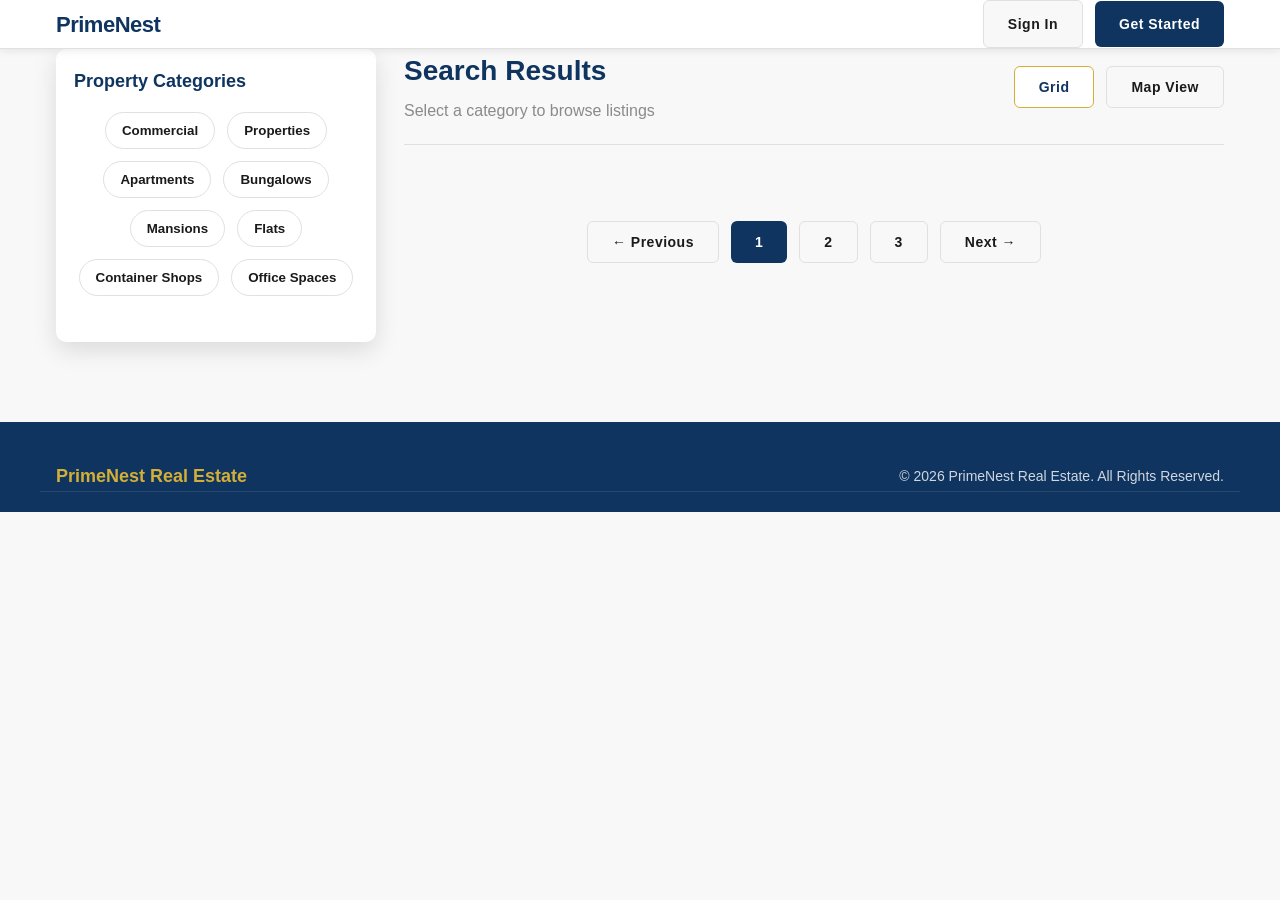
<file: search.html>
<!doctype html>
<html lang="en">
<head>
  <meta charset="utf-8" />
  <meta name="viewport" content="width=device-width, initial-scale=1" />
  <title>Search Properties - PrimeNest Real Estate</title>
  <link rel="stylesheet" href="style.css" />
</head>
<body>
  <!-- HEADER -->
  <header class="site-header">
    <div class="container header-inner">
      <a class="brand" href="/">PrimeNest</a>
      <nav class="main-nav" id="main-nav">
        <ul>
          <li><a href="index.html">Home</a></li>
          <li><a href="search.html?status=buy" class="active">Buy</a></li>
          <li><a href="search.html?status=rent">Rent</a></li>
          <li><a href="#">Sell</a></li>
          <li><a href="agents.html">Our Agents</a></li>
          <li><a href="blog.html">Insights</a></li>
        </ul>
      </nav>
      <div class="header-actions">
        <a class="btn" href="#login">Sign In</a>
        <a class="btn primary" href="#signup">Get Started</a>
      </div>
      <button class="nav-toggle" id="nav-toggle" aria-label="Toggle navigation">☰</button>
    </div>
  </header>

  <main class="container section">
    <div style="display: grid; grid-template-columns: 320px 1fr; gap: 28px;">
      <!-- CATEGORIES SIDEBAR (replaces old filters) -->
      <aside style="position: sticky; top: 100px; height: fit-content;">
        <div style="background: white; padding: 18px; border-radius: 10px; box-shadow: var(--shadow-md);">
          <h4 style="color: var(--primary); font-size: 18px; margin-bottom: 16px;">Property Categories</h4>
          <div class="category-tabs" role="tablist" aria-label="Property categories">
            <!-- tabs populated by JS -->
          </div>
        </div>
      </aside>

      <!-- RESULTS SECTION -->
      <section>
        <!-- HEADER -->
        <div style="display: flex; justify-content: space-between; align-items: center; margin-bottom: 28px; padding-bottom: 20px; border-bottom: 1px solid var(--border-color);">
          <div>
            <h2 style="color: var(--primary); font-size: 28px; margin-bottom: 4px;">Search Results</h2>
            <p style="color: var(--text-muted);"><span id="search-count">Select a category to browse listings</span></p>
          </div>
          <div style="display: flex; gap: 12px;">
            <button class="btn primary" style="background: white; color: var(--primary); border: 1px solid var(--accent);">Grid</button>
            <button class="btn">Map View</button>
          </div>
        </div>

        <!-- PROPERTIES GRID -->
        <div id="category-grid" class="properties-grid" style="display: grid; grid-template-columns: repeat(2, 1fr); gap: 24px;" aria-live="polite"></div>

        <!-- PAGINATION -->
        <div style="display: flex; justify-content: center; gap: 12px; margin-top: 48px;">
          <button class="btn">← Previous</button>
          <button class="btn primary" style="background: var(--primary); color: white;">1</button>
          <button class="btn">2</button>
          <button class="btn">3</button>
          <button class="btn">Next →</button>
        </div>
      </section>
    </div>
  </main>

  <!-- FOOTER -->
  <footer class="site-footer">
    <div class="container footer-inner">
      <div class="footer-brand">PrimeNest Real Estate</div>
      <div class="footer-copy">&copy; 2026 PrimeNest Real Estate. All Rights Reserved.</div>
    </div>
  </footer>

  <script src="scripts.js"></script>
</body>
</html>
</file>
<file: style.css>
* {
  margin: 0;
  padding: 0;
  box-sizing: border-box;
}

:root {
  --container-width: 1200px;
  --primary: #0f3460;
  --primary-dark: #051d34;
  --accent: #d4af37;
  --accent-light: #e8c547;
  --text-dark: #1a1a1a;
  --text-light: #4a4a4a;
  --text-muted: #8a8a8a;
  --bg-light: #f8f8f8;
  --bg-white: #ffffff;
  --border-color: #e0e0e0;
  --shadow-sm: 0 2px 8px rgba(0, 0, 0, 0.08);
  --shadow-md: 0 8px 24px rgba(0, 0, 0, 0.12);
  --shadow-lg: 0 16px 48px rgba(0, 0, 0, 0.15);
}

html, body {
  height: 100%;
}

body {
  font-family: 'Segoe UI', 'Helvetica Neue', Arial, sans-serif;
  color: var(--text-dark);
  background-color: var(--bg-light);
  line-height: 1.6;
  -webkit-font-smoothing: antialiased;
  -moz-osx-font-smoothing: grayscale;
}
.container {
  max-width: var(--container-width);
  margin: 0 auto;
  padding: 0 20px;
}

/* ==================== HEADER & NAVIGATION ==================== */
.site-header {
  background: var(--bg-white);
  border-bottom: 1px solid var(--border-color);
  position: sticky;
  top: 0;
  z-index: 1000;
  box-shadow: var(--shadow-sm);
  transition: all 0.3s ease;
}

.header-inner {
  display: flex;
  align-items: center;
  justify-content: space-between;
  padding: 16px 0;
}

.brand {
  font-weight: 700;
  font-size: 22px;
  color: var(--primary);
  text-decoration: none;
  letter-spacing: -0.5px;
  transition: color 0.3s ease;
}

.brand:hover {
  color: var(--accent);
}

.main-nav ul {
  display: flex;
  gap: 32px;
  list-style: none;
}

.main-nav a {
  color: var(--text-dark);
  text-decoration: none;
  font-weight: 600;
  font-size: 14px;
  letter-spacing: 0.3px;
  transition: color 0.3s ease;
  position: relative;
}

.main-nav a:hover,
.main-nav a.active {
  color: var(--accent);
}

.main-nav a::after {
  content: '';
  position: absolute;
  bottom: -5px;
  left: 0;
  width: 0;
  height: 2px;
  background: var(--accent);
  transition: width 0.3s ease;
}

.main-nav a:hover::after,
.main-nav a.active::after {
  width: 100%;
}

.header-actions {
  display: flex;
  gap: 12px;
  align-items: center;
}

.btn {
  display: inline-block;
  padding: 12px 24px;
  border-radius: 6px;
  text-decoration: none;
  font-weight: 600;
  font-size: 14px;
  cursor: pointer;
  border: none;
  transition: all 0.3s ease;
  letter-spacing: 0.5px;
}

.btn {
  background: var(--bg-light);
  color: var(--text-dark);
  border: 1px solid var(--border-color);
}

.btn:hover {
  background: var(--border-color);
  color: var(--text-dark);
}

.btn.primary {
  background: var(--primary);
  color: var(--bg-white);
  border: none;
}

.btn.primary:hover {
  background: var(--accent);
  color: var(--primary);
  box-shadow: 0 8px 20px rgba(212, 175, 55, 0.3);
}

.nav-toggle {
  display: none;
  background: transparent;
  border: none;
  font-size: 24px;
  cursor: pointer;
  color: var(--primary);
}

/* ==================== HERO SECTION ==================== */
.hero {
  background: linear-gradient(135deg, var(--primary) 0%, var(--primary-dark) 100%);
  padding: 80px 0;
  color: white;
  position: relative;
  overflow: hidden;
}

.hero::before {
  content: '';
  position: absolute;
  top: 0;
  left: 0;
  right: 0;
  bottom: 0;
  background: radial-gradient(circle at 20% 50%, rgba(212, 175, 55, 0.1) 0%, transparent 50%),
              radial-gradient(circle at 80% 80%, rgba(212, 175, 55, 0.05) 0%, transparent 50%);
  pointer-events: none;
}

.hero-inner {
  display: flex;
  gap: 48px;
  align-items: stretch;
  justify-content: space-between;
  position: relative;
  z-index: 1;
}

.hero-copy {
  flex: 1;
  display: flex;
  flex-direction: column;
  justify-content: center;
}

.hero-copy h1 {
  font-size: 52px;
  font-weight: 700;
  margin-bottom: 16px;
  line-height: 1.2;
  letter-spacing: -1px;
}

.hero-copy p {
  font-size: 18px;
  opacity: 0.95;
  margin-bottom: 28px;
  font-weight: 400;
}

.search-form {
  display: flex;
  gap: 12px;
  background: white;
  padding: 12px;
  border-radius: 8px;
  flex: 1;
  max-width: 600px;
  box-shadow: var(--shadow-lg);
}

.search-form input,
.search-form select {
  border: none;
  padding: 12px 14px;
  flex: 1;
  font-size: 14px;
  border-radius: 4px;
  background: transparent;
  color: var(--text-dark);
}

.search-form input::placeholder {
  color: var(--text-muted);
}

.search-form select {
  background: white;
}

.search-form button {
  background: var(--primary);
  color: white;
  border: none;
  padding: 12px 28px;
  border-radius: 4px;
  cursor: pointer;
  font-weight: 600;
  white-space: nowrap;
  transition: all 0.3s ease;
}

.search-form button:hover {
  background: var(--accent);
  color: var(--primary);
}

/* ==================== SECTIONS & HEADINGS ==================== */
.section {
  padding: 80px 0;
}

.section-head {
  text-align: center;
  margin-bottom: 48px;
}

.section-head h2 {
  font-size: 42px;
  font-weight: 700;
  color: var(--primary);
  margin-bottom: 12px;
  letter-spacing: -0.5px;
}

.muted {
  color: var(--text-muted);
  font-size: 16px;
  font-weight: 400;
}

/* ==================== PROPERTY CARDS ==================== */
.properties-grid {
  display: grid;
  grid-template-columns: repeat(3, 1fr);
  gap: 28px;
}

.property-card {
  background: var(--bg-white);
  border-radius: 10px;
  overflow: hidden;
  box-shadow: var(--shadow-md);
  transition: all 0.4s cubic-bezier(0.25, 0.46, 0.45, 0.94);
  position: relative;
  cursor: pointer;
}

.property-card:hover {
  transform: translateY(-12px);
  box-shadow: var(--shadow-lg);
}

.property-card img {
  width: 100%;
  height: 280px;
  object-fit: cover;
  display: block;
  transition: transform 0.4s ease;
}

.property-card:hover img {
  transform: scale(1.05);
}

.property-meta {
  padding: 24px;
  position: relative;
}

.property-meta .tag {
  display: inline-block;
  background: var(--accent);
  color: var(--primary);
  padding: 6px 14px;
  border-radius: 20px;
  font-size: 12px;
  font-weight: 600;
  margin-bottom: 12px;
  letter-spacing: 0.5px;
}

.property-meta h3 {
  font-size: 18px;
  font-weight: 600;
  color: var(--text-dark);
  margin: 12px 0 8px 0;
  line-height: 1.3;
}

.price {
  color: var(--accent);
  font-weight: 700;
  font-size: 20px;
}

.property-link {
  text-decoration: none;
  color: inherit;
}

/* ==================== FEATURES GRID ==================== */
.features-grid {
  display: grid;
  grid-template-columns: repeat(4, 1fr);
  gap: 24px;
}

.feature {
  background: var(--bg-white);
  padding: 32px 24px;
  border-radius: 8px;
  box-shadow: var(--shadow-sm);
  transition: all 0.3s ease;
  text-align: center;
}

.feature:hover {
  box-shadow: var(--shadow-md);
  transform: translateY(-4px);
}

.feature h4 {
  font-size: 18px;
  font-weight: 600;
  color: var(--primary);
  margin-bottom: 12px;
}

.feature p {
  color: var(--text-muted);
  font-size: 15px;
  line-height: 1.6;
}

/* ==================== FORMS ==================== */
.visit-form {
  max-width: 720px;
  margin: 0 auto;
  background: var(--bg-white);
  padding: 40px;
  border-radius: 10px;
  box-shadow: var(--shadow-md);
}

.form-row {
  display: flex;
  gap: 16px;
  margin-bottom: 16px;
}

.visit-form input,
.visit-form select {
  flex: 1;
  padding: 14px 16px;
  border: 1px solid var(--border-color);
  border-radius: 6px;
  font-size: 14px;
  transition: all 0.3s ease;
}

.visit-form input:focus,
.visit-form select:focus {
  outline: none;
  border-color: var(--accent);
  box-shadow: 0 0 0 3px rgba(212, 175, 55, 0.1);
}

.visit-form button {
  margin-top: 16px;
  width: 100%;
  padding: 14px;
  border: none;
  background: var(--primary);
  color: white;
  border-radius: 6px;
  cursor: pointer;
  font-weight: 600;
  transition: all 0.3s ease;
}

.visit-form button:hover {
  background: var(--accent);
  color: var(--primary);
}

/* ==================== FOOTER ==================== */
.site-footer {
  background: var(--primary);
  color: white;
  padding: 40px 0 20px;
  margin-top: 80px;
}

.footer-inner {
  display: flex;
  justify-content: space-between;
  align-items: center;
  border-bottom: 1px solid rgba(255, 255, 255, 0.1);
  padding-bottom: 20px;
  margin-bottom: 20px;
}

.footer-brand {
  font-weight: 700;
  font-size: 18px;
  color: var(--accent);
}

.footer-copy {
  color: rgba(255, 255, 255, 0.8);
  font-size: 14px;
}

/* ==================== RESPONSIVE ==================== */
@media (max-width: 1024px) {
  .properties-grid {
    grid-template-columns: repeat(2, 1fr);
  }
  
  .features-grid {
    grid-template-columns: repeat(2, 1fr);
  }
  
  .hero-inner {
    flex-direction: column;
    gap: 32px;
  }
  
  .search-form {
    flex-direction: column;
    max-width: 100%;
  }
  
  .search-form input,
  .search-form select,
  .search-form button {
    width: 100%;
  }
  
  .hero-copy h1 {
    font-size: 40px;
  }
}

@media (max-width: 768px) {
  .properties-grid,
  .features-grid {
    grid-template-columns: 1fr;
  }
  
  .main-nav ul {
    gap: 16px;
  }
  
  .nav-toggle {
    display: block;
  }
  
  .main-nav {
    position: absolute;
    left: 0;
    right: 0;
    top: 60px;
    background: var(--bg-white);
    border-bottom: 1px solid var(--border-color);
    display: none;
  }
  
  .main-nav.open {
    display: block;
  }
  
  .main-nav ul {
    flex-direction: column;
    padding: 16px 20px;
    gap: 0;
  }
  
  .main-nav a {
    display: block;
    padding: 12px 0;
    border-bottom: 1px solid var(--border-color);
  }
  
  .footer-inner {
    flex-direction: column;
    gap: 16px;
    align-items: flex-start;
  }
  
  .hero-copy h1 {
    font-size: 32px;
  }
  
  .section {
    padding: 48px 0;
  }
  
  .hero {
    padding: 48px 0;
  }
  
  .visit-form {
    padding: 24px;
  }
}

/* ==================== CATEGORIES & MODAL ==================== */
.category-tabs{display:flex;gap:12px;justify-content:center;flex-wrap:wrap;margin-bottom:28px}
.category-tabs button{background:var(--bg-white);border:1px solid var(--border-color);padding:10px 16px;border-radius:999px;font-weight:600;cursor:pointer;color:var(--text-dark)}
.category-tabs button.active{background:var(--primary);color:var(--bg-white);box-shadow:var(--shadow-sm)}

.category-display{display:flex;flex-direction:column;gap:24px}
.category-message{padding:30px 24px;border:1px solid var(--border-color);border-radius:16px;background:rgba(255,255,255,0.92);color:var(--text-muted);font-size:18px;text-align:center}

.modal-overlay{position:fixed;inset:0;background:rgba(0,0,0,0.6);display:none;align-items:center;justify-content:center;z-index:2000}
.modal-overlay.open{display:flex}
.modal{background:var(--bg-white);max-width:1000px;width:92%;border-radius:12px;overflow:hidden;box-shadow:var(--shadow-lg);display:flex;gap:20px}
.modal .modal-media{flex:1;min-width:360px}
.modal .modal-media img{width:100%;height:100%;object-fit:cover;display:block}
.modal .modal-body{flex:1;padding:24px}
.modal .close-btn{position:absolute;top:12px;right:16px;background:transparent;border:none;color:var(--text-dark);font-size:28px;cursor:pointer}
.modal .meta{margin-top:12px;color:var(--text-muted)}

@media (max-width:768px){
  .modal{flex-direction:column}
  .modal .modal-media{height:320px}
}


/* =========================
   MOBILE RESPONSIVE FIXES
   ========================= */

* {
  box-sizing: border-box;
}

img {
  max-width: 100%;
  height: auto;
  display: block;
}

/* Container safety */
.container {
  width: 100%;
  max-width: 1200px;
  margin: 0 auto;
  padding: 0 16px;
}

/* NAVBAR MOBILE */
@media (max-width: 768px) {
  .header-inner {
    flex-wrap: wrap;
    gap: 10px;
  }

  .main-nav {
    display: none; /* hidden by default */
    width: 100%;
    background: white;
    padding: 10px 0;
  }

  .main-nav.active {
    display: block;
  }

  .main-nav ul {
    flex-direction: column;
    gap: 12px;
    padding: 0;
  }

  .nav-toggle {
    display: block;
    font-size: 24px;
    background: none;
    border: none;
    cursor: pointer;
  }
}

/* HERO MOBILE */
@media (max-width: 768px) {
  .hero-inner {
    flex-direction: column;
    text-align: center;
    gap: 20px;
  }

  .hero-copy h1 {
    font-size: 28px;
    line-height: 1.2;
  }

  .search-form {
    width: 100%;
    display: flex;
    flex-direction: column;
    gap: 10px;
  }

  .search-form input {
    width: 100%;
  }

  .btn {
    width: 100%;
  }
}

/* PROPERTY GRID MOBILE */
@media (max-width: 768px) {
  .properties-grid {
    grid-template-columns: 1fr;
    gap: 16px;
  }

  .property-card {
    width: 100%;
  }
}

/* FEATURES GRID MOBILE */
@media (max-width: 768px) {
  .features-grid {
    grid-template-columns: 1fr;
  }
}

/* CATEGORY SECTION MOBILE */
@media (max-width: 768px) {
  .category-tabs {
    flex-wrap: wrap;
    gap: 8px;
  }

  .category-display {
    padding: 10px;
  }
}

/* FORMS MOBILE FIX */
@media (max-width: 768px) {
  .form-row {
    flex-direction: column;
    gap: 12px;
  }

  input, select {
    width: 100%;
  }
}

/* CTA MOBILE */
@media (max-width: 768px) {
  .section div[style*="display: flex"] {
    flex-direction: column !important;
  }
}

/* SMALL PHONES (≤480px) */
@media (max-width: 480px) {
  .hero-copy h1 {
    font-size: 22px;
  }

  .section {
    padding: 40px 0;
  }

  .btn {
    font-size: 14px;
    padding: 12px;
  }
}

.nav-toggle {
  display: none;
  font-size: 28px;
  background: none;
  border: none;
  cursor: pointer;
}

@media (max-width: 768px) {
  .nav-toggle {
    display: block;
  }

  .main-nav {
    display: none;
    width: 100%;
  }

  .main-nav.active {
    display: block;
  }
}

.site-header {
  position: relative;
  z-index: 1000;
}

.hero {
  position: relative;
  z-index: 1;
}


.nav-toggle {
  display: none;
  font-size: 28px;
  background: none;
  border: none;
  cursor: pointer;
  z-index: 9999;
}

@media (max-width: 768px) {
  .nav-toggle {
    display: block;
  }

  .main-nav {
    display: none;
    position: absolute;
    top: 70px;
    left: 0;
    width: 100%;
    background: white;
    z-index: 999;
  }

  .main-nav.active {
    display: block;
  }
}

.main-nav {
  display: none;
}

.main-nav.active {
  display: block;
}

@media (max-width: 768px) {
  .nav-toggle {
    display: block;
  }
}
</file>
